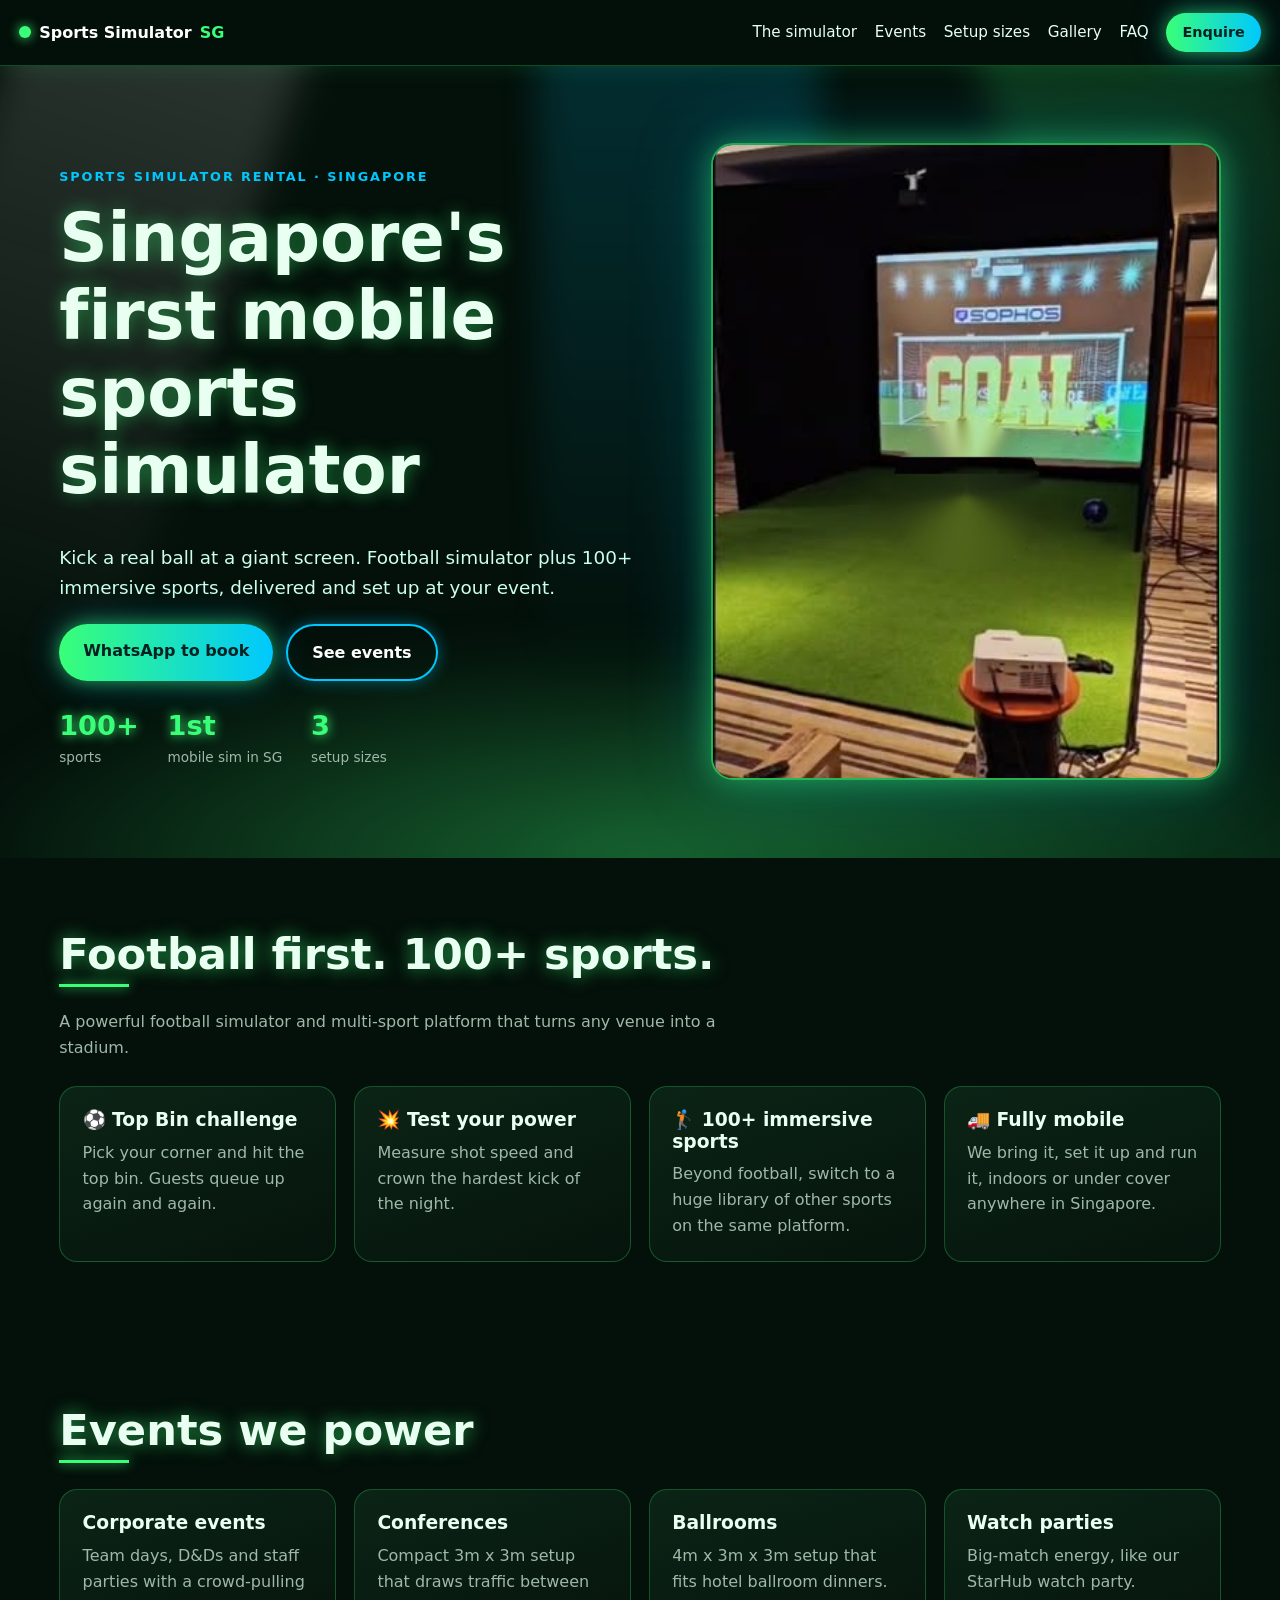
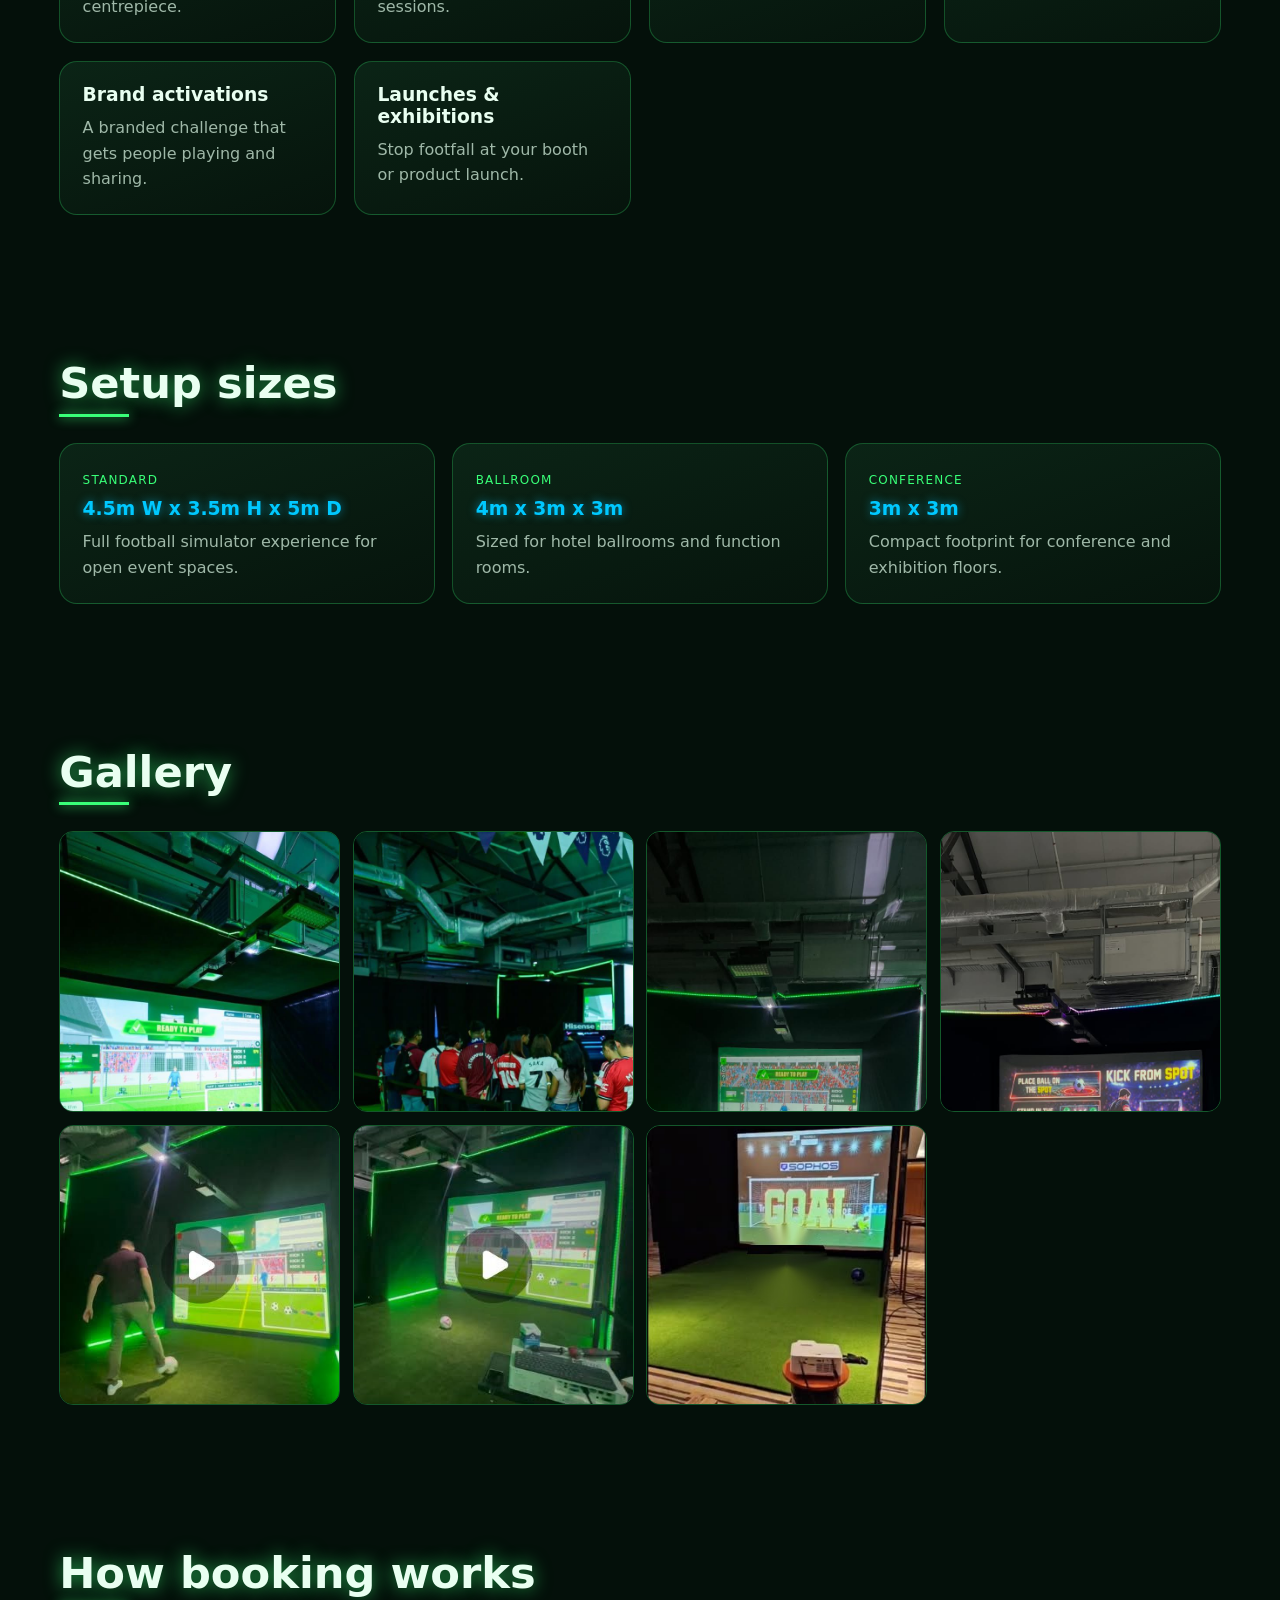
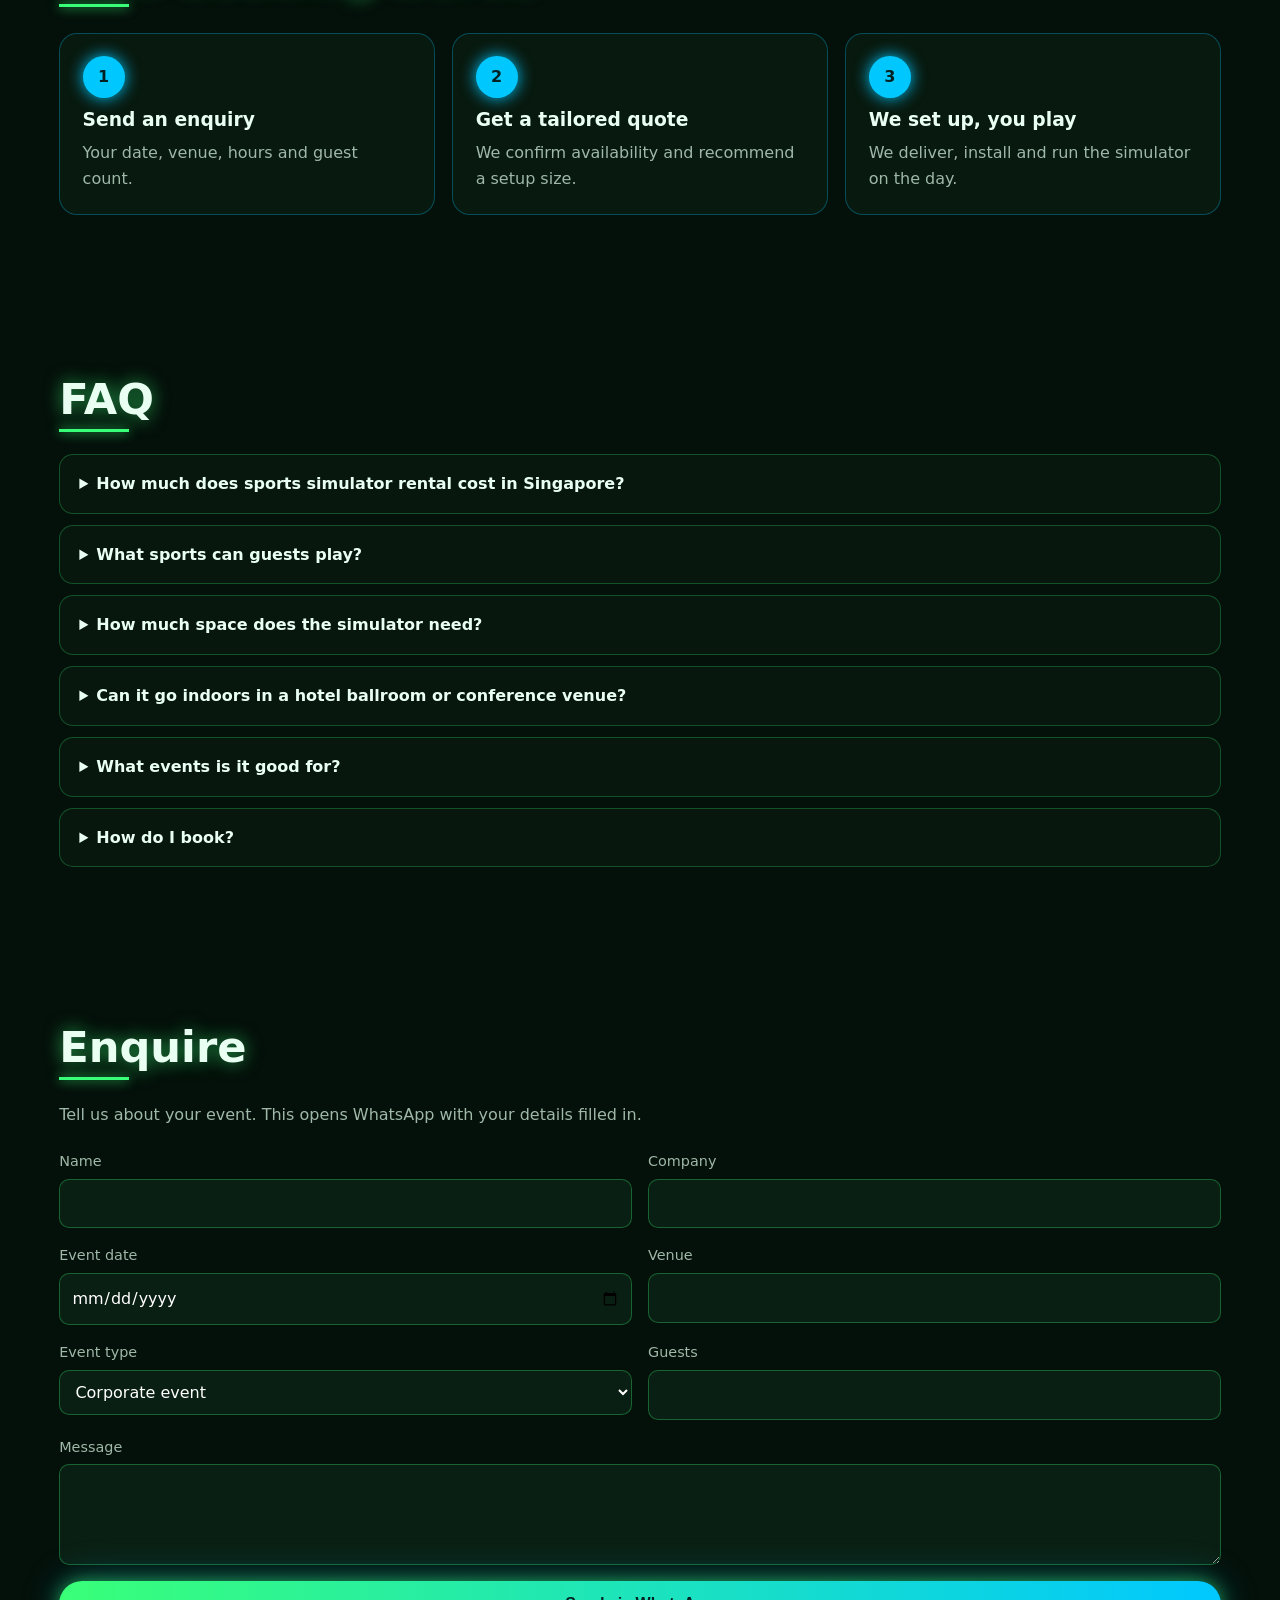
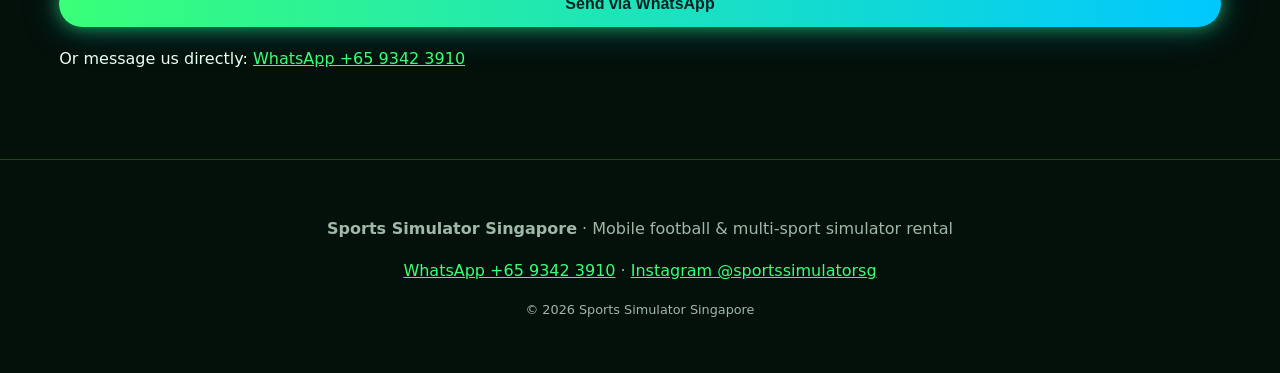
<file: index.html>
<!doctype html><html lang="en-SG"><head><meta charset="utf-8"><meta name="viewport" content="width=device-width,initial-scale=1">
<title>Sports Simulator Rental Singapore | Football Simulator for Events</title><meta name="description" content="Rent Singapore's first mobile sports simulator. Football simulator + 100+ sports for corporate events, ballrooms, conferences, watch parties and brand activations. WhatsApp +65 9342 3910."><link rel="canonical" href="https://ianjameslaird-gif.github.io/sportssimulator-site/">
<meta name="robots" content="index,follow,max-image-preview:large"><meta name="theme-color" content="#04100a">
<meta property="og:type" content="website"><meta property="og:site_name" content="Sports Simulator Singapore"><meta property="og:title" content="Sports Simulator Rental Singapore | Football Simulator for Events"><meta property="og:description" content="Rent Singapore's first mobile sports simulator. Football simulator + 100+ sports for corporate events, ballrooms, conferences, watch parties and brand activations. WhatsApp +65 9342 3910."><meta property="og:url" content="https://ianjameslaird-gif.github.io/sportssimulator-site/"><meta property="og:image" content="https://ianjameslaird-gif.github.io/sportssimulator-site/images/og-image.jpg"><meta property="og:image:width" content="1200"><meta property="og:image:height" content="630"><meta property="og:locale" content="en_SG">
<meta name="twitter:card" content="summary_large_image"><meta name="twitter:title" content="Sports Simulator Rental Singapore | Football Simulator for Events"><meta name="twitter:description" content="Rent Singapore's first mobile sports simulator. Football simulator + 100+ sports for corporate events, ballrooms, conferences, watch parties and brand activations. WhatsApp +65 9342 3910."><meta name="twitter:image" content="https://ianjameslaird-gif.github.io/sportssimulator-site/images/og-image.jpg">
<link rel="icon" href="favicon.ico" sizes="any"><link rel="icon" type="image/png" sizes="32x32" href="favicon-32.png"><link rel="apple-touch-icon" href="apple-touch-icon.png"><link rel="manifest" href="site.webmanifest">
<link rel="stylesheet" href="css/style.css">
<script type="application/ld+json">[{"@context": "https://schema.org", "@type": "LocalBusiness", "@id": "https://ianjameslaird-gif.github.io/sportssimulator-site/#business", "name": "Sports Simulator Singapore", "description": "Singapore's first mobile multi-sport simulator for rental. Football simulator and 100+ immersive sports for corporate events, ballrooms, conferences, watch parties and brand activations.", "url": "https://ianjameslaird-gif.github.io/sportssimulator-site/", "image": "https://ianjameslaird-gif.github.io/sportssimulator-site/images/og-image.jpg", "logo": "https://ianjameslaird-gif.github.io/sportssimulator-site/icon-512.png", "telephone": "+6593423910", "areaServed": {"@type": "Country", "name": "Singapore"}, "address": {"@type": "PostalAddress", "addressCountry": "SG", "addressLocality": "Singapore"}, "sameAs": ["https://www.instagram.com/sportssimulatorsg/"]}, {"@context": "https://schema.org", "@type": "Service", "serviceType": "Sports simulator rental", "name": "Mobile sports & football simulator rental for events", "provider": {"@id": "https://ianjameslaird-gif.github.io/sportssimulator-site/#business"}, "areaServed": {"@type": "Country", "name": "Singapore"}}, {"@context": "https://schema.org", "@type": "FAQPage", "mainEntity": [{"@type": "Question", "name": "How much does sports simulator rental cost in Singapore?", "acceptedAnswer": {"@type": "Answer", "text": "Pricing depends on your event date, duration, venue and setup. Send us an enquiry on WhatsApp at +65 9342 3910 and we'll send a tailored quote."}}, {"@type": "Question", "name": "What sports can guests play?", "acceptedAnswer": {"@type": "Answer", "text": "Football is the headline experience, with challenges like Top Bin and power-shot tests, and the platform offers 100+ immersive sports."}}, {"@type": "Question", "name": "How much space does the simulator need?", "acceptedAnswer": {"@type": "Answer", "text": "Our standard footprint is 4.5m wide x 3.5m high x 5m deep. We also offer a 4m x 3m x 3m ballroom setup and a compact 3m x 3m conference setup."}}, {"@type": "Question", "name": "Can it go indoors in a hotel ballroom or conference venue?", "acceptedAnswer": {"@type": "Answer", "text": "Yes. It's fully mobile and has been set up in ballrooms, conference venues, exhibitions and watch parties around Singapore."}}, {"@type": "Question", "name": "What events is it good for?", "acceptedAnswer": {"@type": "Answer", "text": "Brand activations, corporate events, conferences, ballroom dinners, watch parties, product launches, exhibitions and family days."}}, {"@type": "Question", "name": "How do I book?", "acceptedAnswer": {"@type": "Answer", "text": "Message us on WhatsApp or use the enquiry form with your date, venue and guest numbers. We confirm availability, recommend a setup size and send a quote."}}]}]</script></head><body>
<header class="nav"><a class="brand" href="#top"><span class="dot"></span>Sports Simulator <b>SG</b></a>
<button class="burger" aria-label="Menu" aria-expanded="false"><span></span><span></span><span></span></button>
<nav class="links"><a href="#what">The simulator</a><a href="#events">Events</a><a href="#sizes">Setup sizes</a><a href="#gallery">Gallery</a><a href="#faq">FAQ</a><a class="btn sm" href="#enquire">Enquire</a></nav></header>
<main id="top">
<section class="hero"><div class="beams" aria-hidden="true"><i></i><i></i><i></i></div><div class="bloom" aria-hidden="true"></div>
<div class="hero-in"><div class="hero-txt"><p class="kicker">Sports simulator rental · Singapore</p>
<h1 class="neon">Singapore's first mobile sports simulator</h1>
<p class="lead">Kick a real ball at a giant screen. Football simulator plus 100+ immersive sports, delivered and set up at your event.</p>
<div class="ctas"><a class="btn" href="https://wa.me/6593423910?text=Hi%2C%20I%27d%20like%20to%20book%20the%20sports%20simulator" target="_blank" rel="noopener">WhatsApp to book</a><a class="btn ghost" href="#events">See events</a></div>
<ul class="stats"><li><b>100+</b>sports</li><li><b>1st</b>mobile sim in SG</li><li><b>3</b>setup sizes</li></ul></div>
<div class="hero-pic"><div class="fader"><img src="images/ballroom-clean.jpg" alt="Football simulator showing a GOAL on the big screen with turf and ball, set up in a Singapore hotel ballroom" width="360" height="640" class="on" style="object-position:50% 38%"><img src="images/starhub-ready-to-play.jpg" alt="Football simulator ready to play at a StarHub watch party in Singapore" width="640" height="640" loading="lazy"><img src="images/starhub-watch-party.jpg" alt="Fans queueing for the football simulator at a StarHub watch party" width="640" height="640" loading="lazy"><img src="images/mobile-multisport.jpg" alt="Mobile multi-sport simulator set up at a Singapore event" width="640" height="640" loading="lazy"><img src="images/sim-setup.jpg" alt="Sports simulator enclosure with projector and Kick From Spot screen" width="640" height="640" loading="lazy"><img src="images/sim-event.jpg" alt="Guest kicking a ball at the football simulator screen at an event" width="361" height="640" loading="lazy"></div></div></div></section>
<section id="what" class="wrap reveal"><h2>Football first. 100+ sports.</h2><p class="sub">A powerful football simulator and multi-sport platform that turns any venue into a stadium.</p>
<div class="cards"><div class="card"><h3>⚽ Top Bin challenge</h3><p>Pick your corner and hit the top bin. Guests queue up again and again.</p></div><div class="card"><h3>💥 Test your power</h3><p>Measure shot speed and crown the hardest kick of the night.</p></div><div class="card"><h3>🏌️ 100+ immersive sports</h3><p>Beyond football, switch to a huge library of other sports on the same platform.</p></div><div class="card"><h3>🚚 Fully mobile</h3><p>We bring it, set it up and run it, indoors or under cover anywhere in Singapore.</p></div></div></section>
<section id="events" class="wrap reveal"><h2>Events we power</h2><div class="cards six">
<div class="card ev"><h3>Corporate events</h3><p>Team days, D&Ds and staff parties with a crowd-pulling centrepiece.</p></div><div class="card ev"><h3>Conferences</h3><p>Compact 3m x 3m setup that draws traffic between sessions.</p></div><div class="card ev"><h3>Ballrooms</h3><p>4m x 3m x 3m setup that fits hotel ballroom dinners.</p></div><div class="card ev"><h3>Watch parties</h3><p>Big-match energy, like our StarHub watch party.</p></div><div class="card ev"><h3>Brand activations</h3><p>A branded challenge that gets people playing and sharing.</p></div><div class="card ev"><h3>Launches & exhibitions</h3><p>Stop footfall at your booth or product launch.</p></div></div></section>
<section id="sizes" class="wrap reveal"><h2>Setup sizes</h2><div class="cards three">
<div class="card size"><span class="tag">Standard</span><h3>4.5m W x 3.5m H x 5m D</h3><p>Full football simulator experience for open event spaces.</p></div>
<div class="card size"><span class="tag">Ballroom</span><h3>4m x 3m x 3m</h3><p>Sized for hotel ballrooms and function rooms.</p></div>
<div class="card size"><span class="tag">Conference</span><h3>3m x 3m</h3><p>Compact footprint for conference and exhibition floors.</p></div></div></section>
<section id="gallery" class="wrap reveal"><h2>Gallery</h2><div class="grid"><a href="images/starhub-ready-to-play.jpg" class="gi"><img src="images/starhub-ready-to-play.jpg" alt="Football simulator ready to play at a StarHub watch party in Singapore" width="640" height="640" loading="lazy"></a><a href="images/starhub-watch-party.jpg" class="gi"><img src="images/starhub-watch-party.jpg" alt="Fans queueing for the football simulator at a StarHub watch party" width="640" height="640" loading="lazy"></a><a href="images/mobile-multisport.jpg" class="gi"><img src="images/mobile-multisport.jpg" alt="Mobile multi-sport simulator set up at a Singapore event" width="640" height="640" loading="lazy"></a><a href="images/sim-setup.jpg" class="gi"><img src="images/sim-setup.jpg" alt="Sports simulator enclosure with projector and Kick From Spot screen" width="640" height="640" loading="lazy"></a><a href="images/sim-event.jpg" class="gi"><img src="images/sim-event.jpg" alt="Guest kicking a ball at the football simulator screen at an event" width="361" height="640" loading="lazy"></a><a href="images/sim-topbin.jpg" class="gi"><img src="images/sim-topbin.jpg" alt="Football top bin challenge on the sports simulator" width="360" height="368" loading="lazy"></a><a href="images/ballroom-clean.jpg" class="gi"><img src="images/ballroom-clean.jpg" alt="Sports simulator set up in a hotel ballroom in Singapore" width="358" height="640" loading="lazy"></a></div></section>
<section id="how" class="wrap reveal"><h2>How booking works</h2><ol class="steps"><li><b>1</b><h3>Send an enquiry</h3><p>Your date, venue, hours and guest count.</p></li><li><b>2</b><h3>Get a tailored quote</h3><p>We confirm availability and recommend a setup size.</p></li><li><b>3</b><h3>We set up, you play</h3><p>We deliver, install and run the simulator on the day.</p></li></ol></section>
<section id="faq" class="wrap reveal"><h2>FAQ</h2><details><summary>How much does sports simulator rental cost in Singapore?</summary><p>Pricing depends on your event date, duration, venue and setup. Send us an enquiry on WhatsApp at +65 9342 3910 and we'll send a tailored quote.</p></details><details><summary>What sports can guests play?</summary><p>Football is the headline experience, with challenges like Top Bin and power-shot tests, and the platform offers 100+ immersive sports.</p></details><details><summary>How much space does the simulator need?</summary><p>Our standard footprint is 4.5m wide x 3.5m high x 5m deep. We also offer a 4m x 3m x 3m ballroom setup and a compact 3m x 3m conference setup.</p></details><details><summary>Can it go indoors in a hotel ballroom or conference venue?</summary><p>Yes. It's fully mobile and has been set up in ballrooms, conference venues, exhibitions and watch parties around Singapore.</p></details><details><summary>What events is it good for?</summary><p>Brand activations, corporate events, conferences, ballroom dinners, watch parties, product launches, exhibitions and family days.</p></details><details><summary>How do I book?</summary><p>Message us on WhatsApp or use the enquiry form with your date, venue and guest numbers. We confirm availability, recommend a setup size and send a quote.</p></details></section>
<section id="enquire" class="wrap reveal"><h2>Enquire</h2><p class="sub">Tell us about your event. This opens WhatsApp with your details filled in.</p>
<form id="enq" class="form"><label>Name<input name="name" required></label><label>Company<input name="company"></label><label>Event date<input name="date" type="date"></label><label>Venue<input name="venue"></label><label>Event type<select name="type"><option>Corporate event</option><option>Conference</option><option>Ballroom</option><option>Watch party</option><option>Brand activation</option><option>Launch / exhibition</option><option>Other</option></select></label><label>Guests<input name="guests" inputmode="numeric"></label><label class="full">Message<textarea name="msg" rows="3"></textarea></label>
<button class="btn full" type="submit">Send via WhatsApp</button></form>
<p class="alt">Or message us directly: <a href="https://wa.me/6593423910" target="_blank" rel="noopener">WhatsApp +65 9342 3910</a></p></section>
</main>
<footer><p><b>Sports Simulator Singapore</b> · Mobile football & multi-sport simulator rental</p><p><a href="https://wa.me/6593423910" target="_blank" rel="noopener">WhatsApp +65 9342 3910</a> · <a href="https://www.instagram.com/sportssimulatorsg/" target="_blank" rel="noopener">Instagram @sportssimulatorsg</a></p><p class="small">© 2026 Sports Simulator Singapore</p></footer>
<div class="lb" hidden><button class="lb-x" aria-label="Close">×</button><button class="lb-p" aria-label="Previous">‹</button><img alt=""><button class="lb-n" aria-label="Next">›</button></div>
<script src="js/main.js"></script></body></html>
</file>
<file: css/style.css>
:root{--bg:#04100a;--bg2:#071a10;--g:#39ff78;--b:#00c8ff;--t:#e9fff1;--m:#9fb8a8}
*{box-sizing:border-box}html{scroll-behavior:smooth;-webkit-text-size-adjust:100%}body{margin:0;background:var(--bg);color:var(--t);font:16px/1.6 system-ui,-apple-system,Segoe UI,Roboto,sans-serif;overflow-x:hidden}
img{max-width:100%;height:auto;display:block}a{color:var(--g)}h1,h2,h3{line-height:1.15;margin:0 0 .5em}
.nav{position:sticky;top:0;z-index:50;display:flex;align-items:center;justify-content:space-between;padding:.8rem 1.2rem;background:rgba(4,16,10,.85);backdrop-filter:blur(10px);-webkit-backdrop-filter:blur(10px);border-bottom:1px solid rgba(57,255,120,.25);box-shadow:0 0 24px rgba(57,255,120,.12)}
.brand{color:#fff;text-decoration:none;font-weight:800;display:flex;align-items:center;gap:.5rem}.brand b{color:var(--g)}.dot{width:12px;height:12px;border-radius:50%;background:var(--g);box-shadow:0 0 12px var(--g)}
.links{display:flex;gap:1.1rem;align-items:center}.links a{color:var(--t);text-decoration:none;font-size:.95rem}.links a:hover{color:var(--g)}
.burger{display:none;background:none;border:0;padding:6px}.burger span{display:block;width:24px;height:2px;margin:5px 0;background:#fff}
.btn{display:inline-block;padding:.85rem 1.5rem;border-radius:999px;background:linear-gradient(90deg,var(--g),var(--b));color:#022 !important;font-weight:800;text-decoration:none;border:0;cursor:pointer;font-size:1rem;box-shadow:0 0 18px rgba(57,255,120,.55),0 0 40px rgba(0,200,255,.3);animation:pulse 2.6s ease-in-out infinite;transition:transform .2s}.btn:hover{transform:translateY(-2px)}
.btn.sm{padding:.5rem 1rem;font-size:.9rem}.btn.ghost{background:transparent;color:#fff !important;border:2px solid var(--b);box-shadow:0 0 16px rgba(0,200,255,.4)}
@keyframes pulse{50%{box-shadow:0 0 28px rgba(57,255,120,.85),0 0 60px rgba(0,200,255,.45)}}
.hero{position:relative;overflow:hidden;min-height:min(88vh,820px);display:flex;align-items:center;background:radial-gradient(ellipse at 50% 120%,#0d4d26 0,#04100a 60%);background-size:200% 200%;animation:grad 14s ease-in-out infinite alternate}
@keyframes grad{to{background-position:100% 0}}
.beams i{position:absolute;top:-20%;width:22vw;height:140%;background:linear-gradient(180deg,rgba(255,255,255,.18),transparent 70%);filter:blur(18px);transform-origin:top;animation:sweep 9s ease-in-out infinite alternate}
.beams i:nth-child(1){left:5%;transform:rotate(18deg)}.beams i:nth-child(2){left:42%;animation-delay:-3s;background:linear-gradient(180deg,rgba(0,200,255,.2),transparent 70%)}.beams i:nth-child(3){right:5%;transform:rotate(-18deg);animation-delay:-6s;background:linear-gradient(180deg,rgba(57,255,120,.2),transparent 70%)}
@keyframes sweep{from{transform:rotate(-14deg)}to{transform:rotate(14deg)}}
.bloom{position:absolute;inset:auto -10% -30% -10%;height:60%;background:radial-gradient(ellipse,rgba(57,255,120,.35),transparent 65%);filter:blur(30px);animation:bl 6s ease-in-out infinite alternate}@keyframes bl{to{opacity:.55}}
.hero-in{position:relative;z-index:2;max-width:1200px;margin:auto;padding:3rem 1.2rem;display:grid;grid-template-columns:1.2fr 1fr;gap:2.5rem;align-items:center;width:100%}
.kicker{color:var(--b);text-transform:uppercase;letter-spacing:.15em;font-size:.8rem;font-weight:700}
h1.neon{font-size:clamp(2.1rem,5.6vw,4.2rem);font-weight:900;text-shadow:0 0 18px rgba(57,255,120,.45)}
.neon .ch{display:inline-block;transition:color .25s,text-shadow .25s}.neon .ch.lit{transition:none}
.lead{font-size:1.15rem;color:#cfe;max-width:34em}.ctas{display:flex;flex-wrap:wrap;gap:.8rem;margin:1.4rem 0}
.stats{list-style:none;padding:0;display:flex;gap:1.8rem;margin:1.2rem 0 0}.stats b{display:block;font-size:1.7rem;color:var(--g);text-shadow:0 0 12px var(--g)}.stats li{color:var(--m);font-size:.85rem}
.hero-pic{position:relative}.fader{position:relative;aspect-ratio:4/5;border-radius:22px;overflow:hidden;border:2px solid rgba(57,255,120,.6);box-shadow:0 0 30px rgba(57,255,120,.45),0 0 80px rgba(0,200,255,.25)}
.fader img{position:absolute;inset:0;width:100%;height:100%;object-fit:cover;opacity:0;transition:opacity 1.2s ease}.fader img.on{opacity:1}
.wrap{max-width:1200px;margin:auto;padding:4.5rem 1.2rem}h2{font-size:clamp(1.8rem,4vw,2.7rem);position:relative;padding-bottom:.5rem}h2:after{content:"";position:absolute;left:0;bottom:0;width:70px;height:3px;background:var(--g);box-shadow:0 0 12px var(--g)}
.sub{color:var(--m);max-width:42em}
.cards{display:grid;gap:1.1rem;grid-template-columns:repeat(auto-fit,minmax(230px,1fr));margin-top:1.6rem}
.card{background:linear-gradient(160deg,#0b2416,#06140c);border:1px solid rgba(57,255,120,.25);border-radius:18px;padding:1.4rem;transition:box-shadow .3s,transform .3s,border-color .3s}.card:hover{transform:translateY(-4px);border-color:var(--g);box-shadow:0 0 26px rgba(57,255,120,.4)}.card p{color:var(--m);margin:0}
.size h3{color:var(--b);text-shadow:0 0 10px rgba(0,200,255,.6)}.tag{display:inline-block;font-size:.75rem;text-transform:uppercase;letter-spacing:.1em;color:var(--g);margin-bottom:.5rem}
.grid{display:grid;grid-template-columns:repeat(4,1fr);gap:.8rem;margin-top:1.6rem}.gi{display:block;aspect-ratio:1;overflow:hidden;border-radius:14px;border:1px solid rgba(57,255,120,.3)}.gi img{width:100%;height:100%;object-fit:cover;transition:transform .4s}.gi:hover img{transform:scale(1.06)}.gi:hover{box-shadow:0 0 22px rgba(57,255,120,.5)}
.steps{list-style:none;padding:0;display:grid;grid-template-columns:repeat(3,1fr);gap:1.1rem;margin-top:1.6rem}.steps li{background:#08190f;border-radius:18px;padding:1.4rem;border:1px solid rgba(0,200,255,.3)}.steps b{display:inline-grid;place-items:center;width:42px;height:42px;border-radius:50%;background:var(--b);color:#022;box-shadow:0 0 16px var(--b);margin-bottom:.7rem}.steps p{color:var(--m);margin:0}
details{border:1px solid rgba(57,255,120,.25);border-radius:14px;padding:1rem 1.2rem;margin:.7rem 0;background:#07170e}summary{cursor:pointer;font-weight:700}details p{color:var(--m);margin:.7rem 0 0}
.form{display:grid;grid-template-columns:1fr 1fr;gap:1rem;margin-top:1.4rem}.form label{display:flex;flex-direction:column;font-size:.9rem;color:var(--m);gap:.35rem}.full{grid-column:1/-1}
input,select,textarea{font:inherit;font-size:16px;color:#fff;background:#0a1f13;border:1px solid rgba(57,255,120,.3);border-radius:10px;padding:.7rem;width:100%}input:focus,select:focus,textarea:focus{outline:none;border-color:var(--g);box-shadow:0 0 12px rgba(57,255,120,.4)}
.alt{margin-top:1.2rem}footer{text-align:center;padding:2.5rem 1rem;border-top:1px solid rgba(57,255,120,.25);color:var(--m)}footer .small{font-size:.8rem}
.reveal{opacity:1;transform:none}.js .reveal.pending{opacity:0;transform:translateY(24px)}.reveal{transition:opacity .8s,transform .8s}.reveal.lit h2{text-shadow:0 0 18px rgba(57,255,120,.6)}
.lb{position:fixed;inset:0;z-index:100;background:rgba(0,8,4,.85);backdrop-filter:blur(6px);-webkit-backdrop-filter:blur(6px);display:flex;align-items:center;justify-content:center;opacity:0;transition:opacity .3s}.lb.open{opacity:1}.lb[hidden]{display:none}
.lb img{max-width:88vw;max-height:84vh;width:auto;height:auto;object-fit:contain;border-radius:14px;box-shadow:0 0 40px rgba(57,255,120,.45)}.lb button{position:absolute;background:rgba(0,0,0,.5);color:#fff;border:1px solid var(--g);border-radius:50%;width:46px;height:46px;font-size:1.6rem;cursor:pointer}.lb-x{top:16px;right:16px}.lb-p{left:12px}.lb-n{right:12px}
@media(max-width:820px){.burger{display:block}.links{position:absolute;top:100%;left:0;right:0;flex-direction:column;background:#04100a;padding:1rem;display:none;border-bottom:1px solid rgba(57,255,120,.3)}.links.show{display:flex}
.hero-in{grid-template-columns:1fr}.hero{min-height:auto}.fader{aspect-ratio:1}.grid{grid-template-columns:repeat(2,1fr)}.steps,.form{grid-template-columns:1fr}.beams i{filter:blur(10px)}}
@media(prefers-reduced-motion:reduce){.beams i,.bloom,.hero,.btn{animation:none}.js .reveal.pending{transform:none}}
</file>
